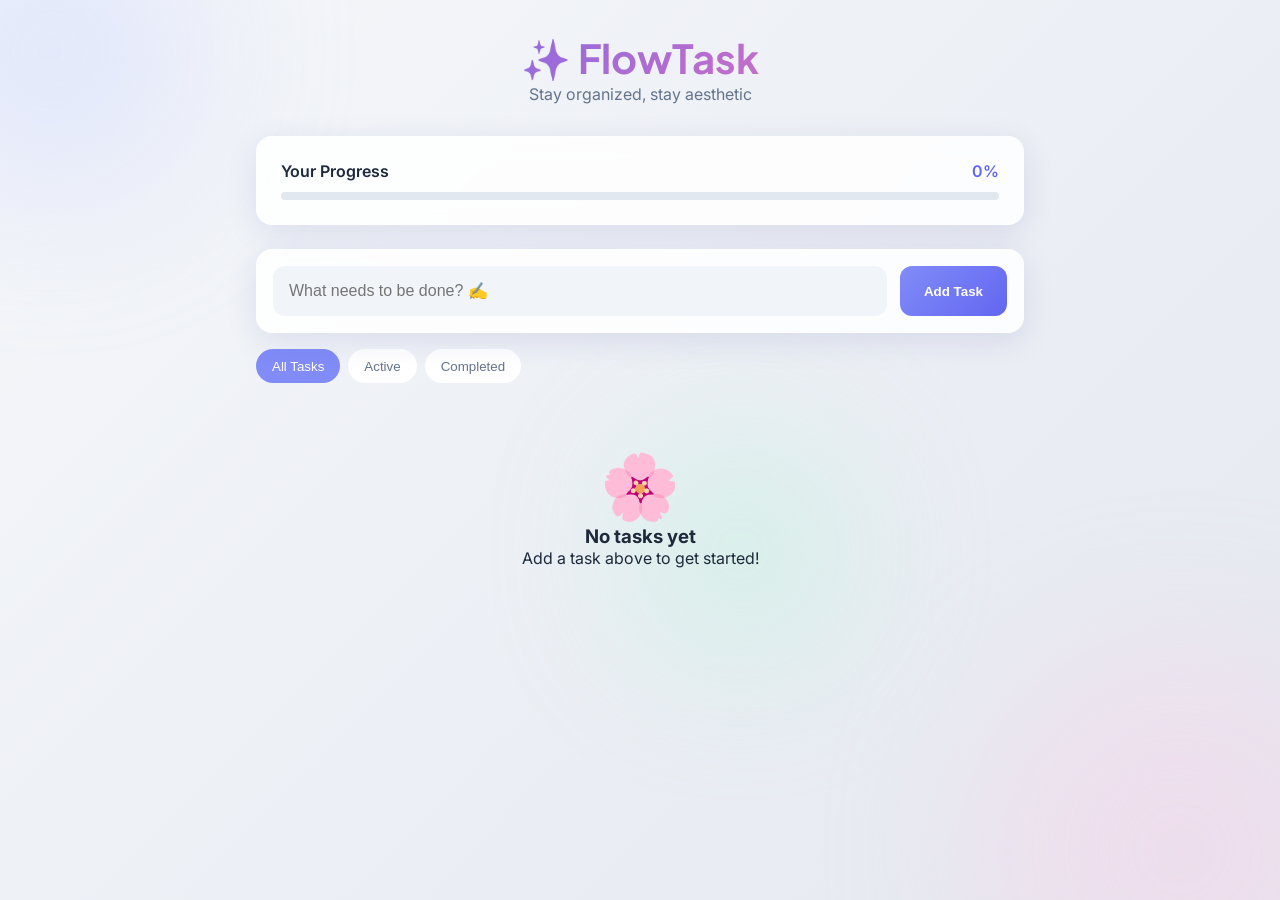
<file: FlowTask - Modern To-Do List Web App/index.html>
<!DOCTYPE html>
<html lang="en">
<head>
<meta charset="UTF-8">
<meta name="viewport" content="width=device-width, initial-scale=1.0">
<title>FlowTask - To Do App</title>

<link rel="preconnect" href="https://fonts.googleapis.com">
<link rel="preconnect" href="https://fonts.gstatic.com" crossorigin>
<link href="https://fonts.googleapis.com/css2?family=Plus+Jakarta+Sans:wght@400;500;600;700&family=Inter:wght@400;500;600&display=swap" rel="stylesheet">

<link rel="stylesheet" href="style.css">
</head>
<body>

<div class="blob blob-1"></div>
<div class="blob blob-2"></div>
<div class="blob blob-3"></div>

<div class="container">

    <header>
        <h1>✨ FlowTask</h1>
        <p class="subtitle">Stay organized, stay aesthetic</p>
    </header>

    <div class="progress-container">
        <div class="progress-header">
            <span>Your Progress</span>
            <span id="progressText">0%</span>
        </div>

        <div class="progress-bar">
            <div class="progress-fill" id="progressFill"></div>
        </div>
    </div>

    <div class="input-container">
        <input
            type="text"
            id="taskInput"
            placeholder="What needs to be done? ✍️"
            autocomplete="off"
        >

        <button id="addBtn">
            Add Task
        </button>
    </div>

    <div class="filters">
        <button class="filter-btn active" data-filter="all">All Tasks</button>
        <button class="filter-btn" data-filter="active">Active</button>
        <button class="filter-btn" data-filter="completed">Completed</button>
    </div>

    <ul class="task-list" id="taskList"></ul>

    <div class="empty-state" id="emptyState">
        <div class="empty-icon">🌸</div>
        <h3>No tasks yet</h3>
        <p>Add a task above to get started!</p>
    </div>

</div>

<script src="script.js"></script>
</body>
</html>
</file>
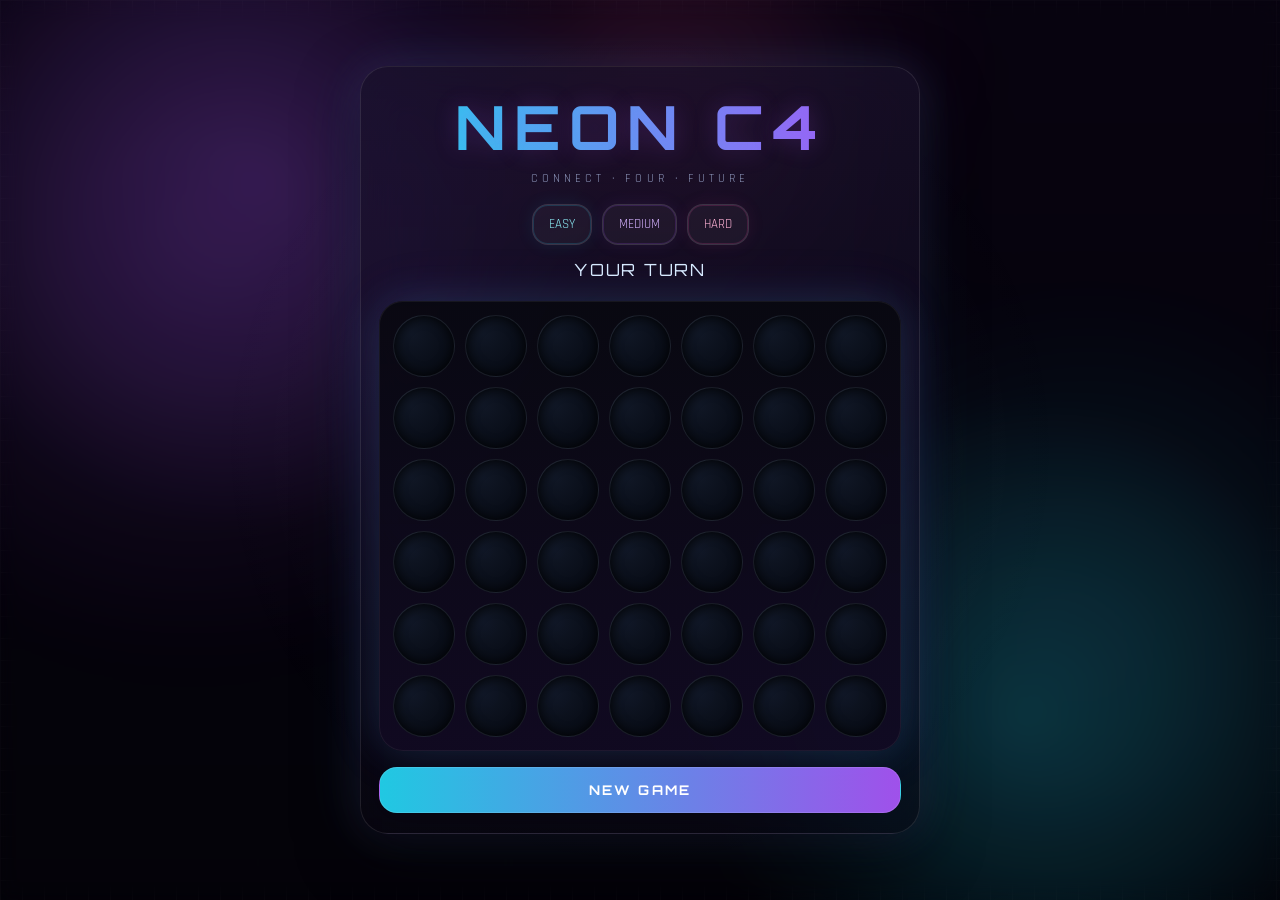
<file: NEON CONNECT 4 GAME/index.html>
<!DOCTYPE html>
<html lang="en">
<head>
  <meta charset="UTF-8" />
  <meta name="viewport" content="width=device-width, initial-scale=1.0" />
  <title>NEON CONNECT 4</title>
  <link rel="preconnect" href="https://fonts.googleapis.com">
  <link rel="preconnect" href="https://fonts.gstatic.com" crossorigin>
  <link href="https://fonts.googleapis.com/css2?family=Orbitron:wght@500;700;900&family=Rajdhani:wght@500;600;700&display=swap" rel="stylesheet">
  <link rel="stylesheet" href="styles.css" />
</head>
<body>
  <div class="bg-ambient"></div>
  <div class="noise"></div>

  <div id="loader" class="loader">
    <div class="spinner"></div>
    <p class="title-font neon-text">LOADING...</p>
  </div>

  <main class="app-shell fade-in">
    <section class="glass-card">
      <h1 class="title-font neon-text hero-title">NEON C4</h1>
      <p class="subtitle">CONNECT · FOUR · FUTURE</p>

      <div class="controls">
        <button data-diff="easy" class="diffBtn btn cyan">EASY</button>
        <button data-diff="medium" class="diffBtn btn purple">MEDIUM</button>
        <button data-diff="hard" class="diffBtn btn pink">HARD</button>
      </div>

      <div id="status" class="status title-font">YOUR TURN</div>
      <div id="board" class="board"></div>

      <div class="footer-actions">
        <button id="reset" class="btn primary title-font">NEW GAME</button>
      </div>
    </section>
  </main>

  <script src="script.js"></script>
</body>
</html>
</file>
<file: FlowTask - Modern To-Do List Web App/style.css>
:root{
    --primary:#818cf8;
    --primary-dark:#6366f1;
    --secondary:#f472b6;
    --accent:#34d399;
    --bg:linear-gradient(135deg,#f5f7fa 0%,#e4e8f0 100%);
    --surface:rgba(255,255,255,.85);
    --text:#1e293b;
    --text-muted:#64748b;
    --shadow:0 8px 32px rgba(31,38,135,.1);
    --radius:16px;
}

*{
    margin:0;
    padding:0;
    box-sizing:border-box;
}

body{
    font-family:'Inter',sans-serif;
    background:var(--bg);
    min-height:100vh;
    color:var(--text);
    overflow-x:hidden;
}

.blob{
    position:fixed;
    border-radius:50%;
    filter:blur(80px);
    opacity:.4;
    z-index:-1;
    animation:float 20s infinite ease-in-out;
}

.blob-1{
    width:300px;
    height:300px;
    background:#c7d2fe;
    top:-100px;
    left:-100px;
}

.blob-2{
    width:400px;
    height:400px;
    background:#fbcfe8;
    bottom:-150px;
    right:-100px;
    animation-delay:-5s;
}

.blob-3{
    width:200px;
    height:200px;
    background:#a7f3d0;
    top:50%;
    left:50%;
    animation-delay:-10s;
}

@keyframes float{
    0%,100%{
        transform:translate(0,0) scale(1);
    }
    33%{
        transform:translate(30px,-50px) scale(1.1);
    }
    66%{
        transform:translate(-20px,20px) scale(.9);
    }
}

.container{
    max-width:800px;
    margin:auto;
    padding:2rem 1rem;
}

header{
    text-align:center;
    margin-bottom:2rem;
}

h1{
    font-family:'Plus Jakarta Sans',sans-serif;
    font-size:2.5rem;
    background:linear-gradient(135deg,var(--primary-dark),var(--secondary));
    -webkit-background-clip:text;
    -webkit-text-fill-color:transparent;
}

.subtitle{
    color:var(--text-muted);
}

.progress-container,
.input-container,
.task-item{
    background:var(--surface);
    backdrop-filter:blur(12px);
    border-radius:var(--radius);
    box-shadow:var(--shadow);
    border:1px solid rgba(255,255,255,.5);
}

.progress-container{
    padding:1.5rem;
    margin-bottom:1.5rem;
}

.progress-header{
    display:flex;
    justify-content:space-between;
    margin-bottom:.7rem;
    font-weight:600;
}

#progressText{
    color:var(--primary-dark);
}

.progress-bar{
    height:8px;
    background:#e2e8f0;
    border-radius:20px;
    overflow:hidden;
}

.progress-fill{
    width:0;
    height:100%;
    background:linear-gradient(90deg,var(--primary),var(--secondary));
    transition:.4s;
}

.input-container{
    padding:1rem;
    display:flex;
    gap:.8rem;
    margin-bottom:1rem;
}

#taskInput{
    flex:1;
    border:none;
    outline:none;
    padding:1rem;
    border-radius:12px;
    background:#f1f5f9;
    font-size:1rem;
}

#addBtn{
    border:none;
    cursor:pointer;
    color:#fff;
    padding:1rem 1.5rem;
    border-radius:12px;
    font-weight:600;
    background:linear-gradient(135deg,var(--primary),var(--primary-dark));
}

.filters{
    display:flex;
    gap:.5rem;
    margin-bottom:1rem;
}

.filter-btn{
    border:none;
    cursor:pointer;
    padding:.6rem 1rem;
    border-radius:20px;
    background:#fff;
    color:var(--text-muted);
}

.filter-btn.active{
    background:var(--primary);
    color:#fff;
}

.task-list{
    list-style:none;
    display:flex;
    flex-direction:column;
    gap:.8rem;
}

.task-item{
    padding:1rem;
    display:flex;
    align-items:center;
    gap:1rem;
}

.checkbox{
    width:24px;
    height:24px;
    border-radius:50%;
    border:2px solid #cbd5e1;
    cursor:pointer;
    flex-shrink:0;
}

.checkbox.checked{
    background:var(--accent);
    border-color:var(--accent);
    position:relative;
}

.checkbox.checked::after{
    content:"✓";
    color:#fff;
    position:absolute;
    left:5px;
    top:0;
}

.task-content{
    flex:1;
}

.task-text{
    outline:none;
    padding:4px;
}

.task-date{
    font-size:.75rem;
    color:var(--text-muted);
}

.completed .task-text{
    text-decoration:line-through;
    opacity:.7;
}

.task-actions{
    display:flex;
    gap:.5rem;
}

.icon-btn{
    border:none;
    cursor:pointer;
    background:#f1f5f9;
    padding:.5rem;
    border-radius:8px;
}

.delete-btn{
    color:red;
}

.empty-state{
    text-align:center;
    padding:3rem 1rem;
    display:none;
}

.empty-icon{
    font-size:4rem;
}

@media(max-width:768px){

    .input-container{
        flex-direction:column;
    }

    #addBtn{
        width:100%;
    }

    h1{
        font-size:2rem;
    }
}
</file>
<file: NEON CONNECT 4 GAME/styles.css>
* { box-sizing: border-box; font-family: "Rajdhani", sans-serif; }
:root {
  --bg: #05030a;
  --card: rgba(16, 10, 28, 0.58);
  --stroke: rgba(255,255,255,0.10);
  --text: #f6f7fb;
  --muted: rgba(194, 214, 255, 0.68);
  --cyan: #22d3ee;
  --purple: #a855f7;
  --pink: #ec4899;
}
html, body { height: 100%; }
body {
  margin: 0;
  min-height: 100vh;
  background:
    radial-gradient(circle at 20% 20%, rgba(168,85,247,0.20), transparent 28%),
    radial-gradient(circle at 80% 80%, rgba(34,211,238,0.16), transparent 26%),
    radial-gradient(circle at 50% 10%, rgba(236,72,153,0.10), transparent 22%),
    linear-gradient(180deg, #07030f 0%, #030208 100%);
  color: var(--text);
  overflow-x: hidden;
}
body::before {
  content: "";
  position: fixed;
  inset: 0;
  background: radial-gradient(circle at center, rgba(255,255,255,0.04), transparent 55%);
  backdrop-filter: blur(10px);
  pointer-events: none;
}
.bg-ambient {
  position: fixed;
  inset: -20%;
  background:
    radial-gradient(circle at 25% 35%, rgba(168,85,247,0.18), transparent 25%),
    radial-gradient(circle at 75% 65%, rgba(34,211,238,0.14), transparent 22%),
    radial-gradient(circle at 55% 20%, rgba(236,72,153,0.10), transparent 18%);
  filter: blur(70px);
  opacity: 0.9;
  animation: drift 16s ease-in-out infinite alternate;
  z-index: -2;
}
.noise {
  position: fixed;
  inset: 0;
  pointer-events: none;
  opacity: 0.045;
  z-index: -1;
  background-image: linear-gradient(rgba(255,255,255,0.8) 1px, transparent 1px), linear-gradient(90deg, rgba(255,255,255,0.8) 1px, transparent 1px);
  background-size: 22px 22px;
}
@keyframes drift { from { transform: translate3d(-1%, -1%, 0) scale(1); } to { transform: translate3d(1%, 1%, 0) scale(1.05); } }

.app-shell { min-height: 100vh; display: grid; place-items: center; padding: 18px; }
.glass-card {
  width: min(100%, 560px);
  padding: 22px 18px 20px;
  border: 1px solid var(--stroke);
  border-radius: 28px;
  background: linear-gradient(180deg, rgba(24,18,42,0.72), rgba(10,8,20,0.58));
  box-shadow: 0 20px 60px rgba(0,0,0,0.55), 0 0 40px rgba(168,85,247,0.15), 0 0 70px rgba(34,211,238,0.10);
  backdrop-filter: blur(24px) saturate(135%);
}
.title-font { font-family: "Orbitron", sans-serif; }
.neon-text {
  background: linear-gradient(90deg, #22d3ee, #a855f7, #ec4899, #22d3ee);
  background-size: 300% 100%;
  -webkit-background-clip: text;
  background-clip: text;
  color: transparent;
  animation: flow 5s linear infinite;
  text-shadow: 0 0 24px rgba(168,85,247,0.22);
}
@keyframes flow { to { background-position: 300% 0; } }
.hero-title { margin: 0 0 6px; text-align: center; font-size: clamp(2.5rem, 6vw, 3.8rem); letter-spacing: 0.14em; }
.subtitle { margin: 0 0 18px; text-align: center; color: var(--muted); letter-spacing: 0.35em; font-size: 0.72rem; }
.controls { display: flex; justify-content: center; flex-wrap: wrap; gap: 10px; margin-bottom: 14px; }
.btn {
  position: relative;
  overflow: hidden;
  border: 1px solid rgba(255,255,255,0.12);
  border-radius: 16px;
  padding: 11px 16px;
  color: var(--text);
  background: rgba(255,255,255,0.04);
  cursor: pointer;
  transition: transform .22s ease, filter .22s ease, box-shadow .22s ease, border-color .22s ease;
}
.btn:hover { transform: translateY(-2px) scale(1.03); filter: brightness(1.12); }
.btn:active { transform: translateY(0) scale(0.97); }
.btn::after { content: ""; position: absolute; inset: 0; background: linear-gradient(110deg, transparent 0%, rgba(255,255,255,0.18) 45%, transparent 70%); transform: translateX(-120%); transition: transform .6s ease; }
.btn:hover::after { transform: translateX(120%); }
.btn.cyan { box-shadow: inset 0 0 0 1px rgba(34,211,238,0.18), 0 0 18px rgba(34,211,238,0.08); color: #8be9f3; }
.btn.purple { box-shadow: inset 0 0 0 1px rgba(168,85,247,0.18), 0 0 18px rgba(168,85,247,0.08); color: #d4b2ff; }
.btn.pink { box-shadow: inset 0 0 0 1px rgba(236,72,153,0.18), 0 0 18px rgba(236,72,153,0.08); color: #ffb3d6; }
.btn.primary { width: 100%; padding: 14px 18px; border-radius: 18px; background: linear-gradient(90deg, rgba(34,211,238,0.95), rgba(168,85,247,0.95)); color: #fff; font-weight: 700; letter-spacing: 0.16em; }
.status { text-align: center; min-height: 28px; margin: 6px 0 14px; font-size: 1.05rem; letter-spacing: 0.10em; color: #d7eaff; }
.board {
  display: grid;
  grid-template-columns: repeat(7, 1fr);
  gap: 10px;
  padding: 14px;
  border-radius: 24px;
  background: linear-gradient(180deg, rgba(8,8,16,0.92), rgba(18,10,36,0.85));
  box-shadow: inset 0 0 0 1px rgba(255,255,255,0.06), 0 0 40px rgba(34,211,238,0.12), 0 0 60px rgba(168,85,247,0.10);
}
.cell {
  aspect-ratio: 1;
  border-radius: 999px;
  background: radial-gradient(circle at 30% 30%, rgba(17,24,39,0.96), rgba(4,7,15,1));
  border: 1px solid rgba(255,255,255,0.07);
  display: grid;
  place-items: center;
  cursor: pointer;
  transition: transform .18s ease, box-shadow .18s ease, border-color .18s ease;
  box-shadow: inset 0 0 12px rgba(0,0,0,0.85);
}
.cell:hover { transform: scale(1.06); border-color: rgba(255,255,255,0.16); box-shadow: inset 0 0 16px rgba(0,0,0,0.9), 0 0 12px rgba(255,255,255,0.05); }
.disc {
  width: 85%;
  height: 85%;
  border-radius: 999px;
  animation: drop .42s cubic-bezier(.34,1.56,.64,1);
}
.p1 { background: radial-gradient(circle at 30% 30%, #fef08a, #eab308 65%, #a16207 100%); box-shadow: 0 0 16px rgba(234,179,8,0.55), 0 0 30px rgba(234,179,8,0.25); }
.p2 { background: radial-gradient(circle at 30% 30%, #f9a8d4, #db2777 65%, #831843 100%); box-shadow: 0 0 16px rgba(236,72,153,0.55), 0 0 30px rgba(236,72,153,0.25); }
.win { animation: pulse .75s infinite; }
@keyframes pulse { 50% { transform: scale(1.14); filter: brightness(1.55); } }
@keyframes drop { 0% { transform: translateY(-460px) scale(.7); opacity: 0; } 100% { transform: translateY(0) scale(1); opacity: 1; } }
.footer-actions { margin-top: 16px; }
.loader {
  position: fixed;
  inset: 0;
  z-index: 50;
  display: grid;
  place-items: center;
  gap: 18px;
  background: rgba(4,4,10,0.92);
  backdrop-filter: blur(18px);
  transition: opacity .55s ease;
}
.spinner {
  width: 72px;
  height: 72px;
  border-radius: 50%;
  border: 4px solid transparent;
  border-top-color: #22d3ee;
  border-right-color: #a855f7;
  animation: spin .9s linear infinite;
  box-shadow: 0 0 24px rgba(34,211,238,0.2), 0 0 24px rgba(168,85,247,0.2);
}
@keyframes spin { to { transform: rotate(360deg); } }
.fade-in { animation: fadeIn .8s ease both; }
@keyframes fadeIn { from { opacity: 0; transform: translateY(18px); } to { opacity: 1; transform: translateY(0); } }
@media (max-width: 520px) {
  .glass-card { padding: 18px 14px 16px; border-radius: 22px; }
  .board { gap: 7px; padding: 10px; }
  .subtitle { letter-spacing: 0.18em; }
}
</file>
